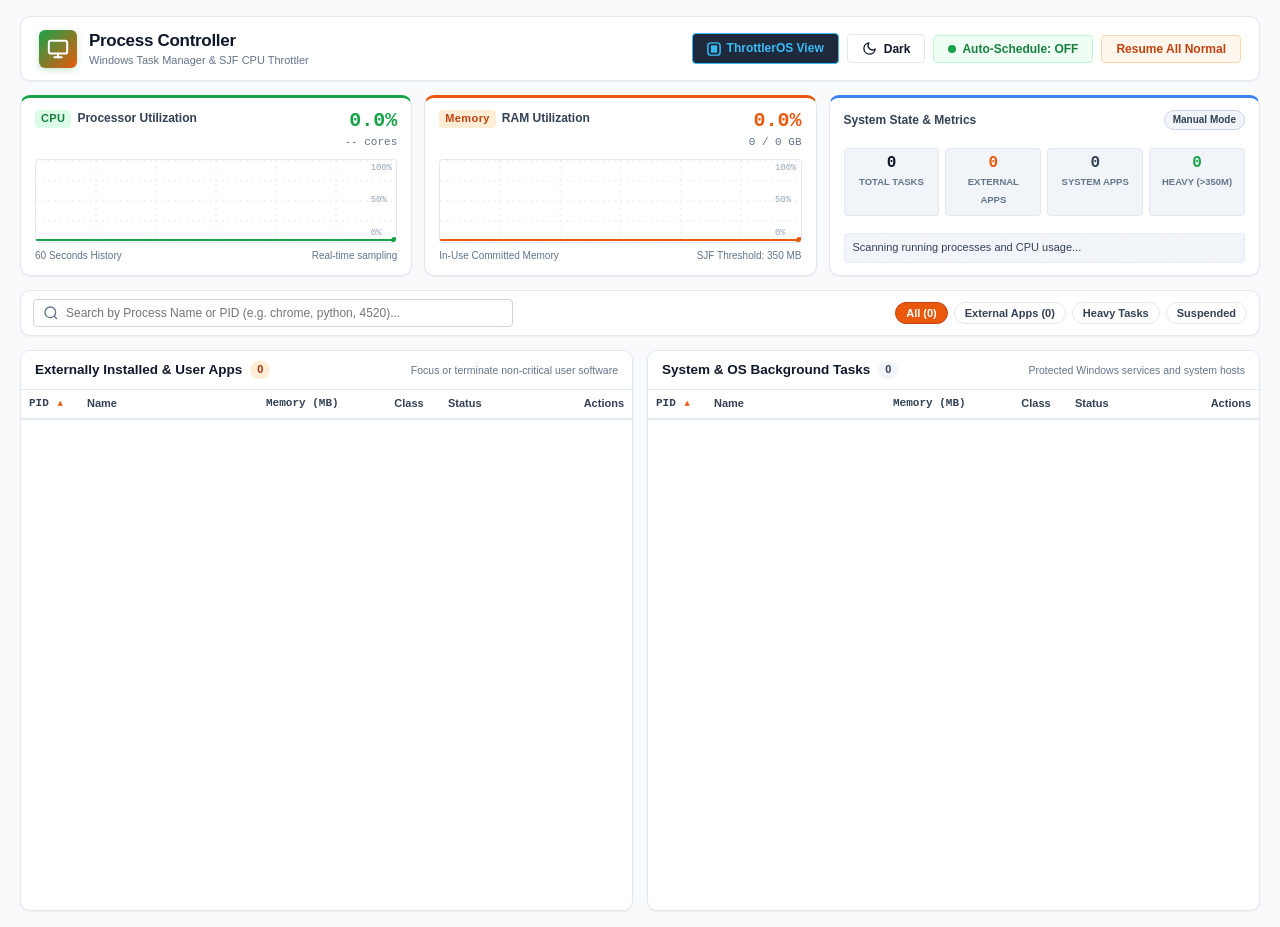
<file: frontend/index.html>
<!DOCTYPE html>
<html lang="en">

<head>
    <meta charset="UTF-8">
    <meta name="viewport" content="width=device-width, initial-scale=1.0">
    <title>Task Manager • Process Controller & SJF Throttler</title>
    <script>
        (function () {
            const savedTheme = localStorage.getItem('sysmin_theme') ||
                (window.matchMedia && window.matchMedia('(prefers-color-scheme: dark)').matches ? 'dark' : 'light');
            document.documentElement.setAttribute('data-theme', savedTheme);
        })();
    </script>
    <link rel="stylesheet" href="style.css">
</head>

<body>
    <div class="app-container">
        <!-- Top App Navigation / Header -->
        <header class="app-header">
            <div class="brand-section">
                <div class="brand-icon">
                    <svg width="22" height="22" viewBox="0 0 24 24" fill="none" stroke="currentColor" stroke-width="2.2" stroke-linecap="round" stroke-linejoin="round">
                        <rect x="2" y="3" width="20" height="14" rx="2" ry="2"></rect>
                        <line x1="8" y1="21" x2="16" y2="21"></line>
                        <line x1="12" y1="17" x2="12" y2="21"></line>
                    </svg>
                </div>
                <div>
                    <div class="brand-title-row">
                        <h1>Process Controller</h1>
                    </div>
                    <p class="subtitle">Windows Task Manager & SJF CPU Throttler</p>
                </div>
            </div>

            <div class="header-actions">
                <a href="/" class="btn" style="text-decoration:none; background: #1e293b; border: 1px solid #38bdf8; color: #38bdf8; font-weight:600; display:inline-flex; align-items:center; gap:6px;">
                    <svg width="14" height="14" viewBox="0 0 24 24" fill="none" stroke="currentColor" stroke-width="2.5"><rect x="1.5" y="1.5" width="21" height="21" rx="5"/><rect x="8" y="7" width="2.6" height="10" fill="currentColor"/><rect x="13.4" y="7" width="2.6" height="10" fill="currentColor"/></svg>
                    ThrottlerOS View
                </a>
                <button id="themeToggleBtn" class="btn btn-theme" onclick="toggleTheme()" title="Switch between Light and Dark mode" aria-label="Toggle Theme">
                    <svg id="themeIconSun" class="theme-icon" width="15" height="15" viewBox="0 0 24 24" fill="none" stroke="currentColor" stroke-width="2.2" stroke-linecap="round" stroke-linejoin="round">
                        <circle cx="12" cy="12" r="5"></circle>
                        <line x1="12" y1="1" x2="12" y2="3"></line>
                        <line x1="12" y1="21" x2="12" y2="23"></line>
                        <line x1="4.22" y1="4.22" x2="5.64" y2="5.64"></line>
                        <line x1="18.36" y1="18.36" x2="19.78" y2="19.78"></line>
                        <line x1="1" y1="12" x2="3" y2="12"></line>
                        <line x1="21" y1="12" x2="23" y2="12"></line>
                        <line x1="4.22" y1="19.78" x2="5.64" y2="18.36"></line>
                        <line x1="18.36" y1="5.64" x2="19.78" y2="4.22"></line>
                    </svg>
                    <svg id="themeIconMoon" class="theme-icon" width="15" height="15" viewBox="0 0 24 24" fill="none" stroke="currentColor" stroke-width="2.2" stroke-linecap="round" stroke-linejoin="round" style="display:none;">
                        <path d="M21 12.79A9 9 0 1 1 11.21 3 7 7 0 0 0 21 12.79z"></path>
                    </svg>
                    <span id="themeToggleText">Theme</span>
                </button>
                <button id="autoBtn" class="btn btn-auto" onclick="toggleAuto()">
                    <span class="btn-indicator"></span>
                    <span id="autoBtnText">Auto-Schedule: OFF</span>
                </button>
                <button class="btn btn-danger" onclick="resumeAll()">Resume All Normal</button>
            </div>
        </header>

        <!-- Real-Time Task Manager Performance Dashboard -->
        <section class="performance-section">
            <!-- CPU Performance Card -->
            <div class="perf-card perf-cpu">
                <div class="perf-card-header">
                    <div class="perf-title-group">
                        <span class="perf-badge badge-cpu">CPU</span>
                        <span class="perf-name">Processor Utilization</span>
                    </div>
                    <div class="perf-value-group">
                        <span id="cpuPercentVal" class="perf-main-val">0.0%</span>
                        <span id="cpuSubVal" class="perf-sub-val">-- cores</span>
                    </div>
                </div>
                <div class="graph-wrapper">
                    <canvas id="cpuGraphCanvas" width="460" height="96"></canvas>
                    <div class="graph-axis-grid">
                        <span>100%</span>
                        <span>50%</span>
                        <span>0%</span>
                    </div>
                </div>
                <div class="perf-footer">
                    <span>60 Seconds History</span>
                    <span id="cpuThreadsVal">Real-time sampling</span>
                </div>
            </div>

            <!-- Memory Performance Card -->
            <div class="perf-card perf-mem">
                <div class="perf-card-header">
                    <div class="perf-title-group">
                        <span class="perf-badge badge-mem">Memory</span>
                        <span class="perf-name">RAM Utilization</span>
                    </div>
                    <div class="perf-value-group">
                        <span id="memPercentVal" class="perf-main-val">0.0%</span>
                        <span id="memSubVal" class="perf-sub-val">0 / 0 GB</span>
                    </div>
                </div>
                <div class="graph-wrapper">
                    <canvas id="memGraphCanvas" width="460" height="96"></canvas>
                    <div class="graph-axis-grid">
                        <span>100%</span>
                        <span>50%</span>
                        <span>0%</span>
                    </div>
                </div>
                <div class="perf-footer">
                    <span>In-Use Committed Memory</span>
                    <span id="memThrottlingVal">SJF Threshold: 350 MB</span>
                </div>
            </div>

            <!-- System Overview / Mode Status Card -->
            <div class="perf-card perf-summary">
                <div class="summary-top">
                    <span class="summary-label">System State & Metrics</span>
                    <span id="statusBannerPill" class="status-pill status-pill-manual">Manual Mode</span>
                </div>
                
                <div class="summary-stat-grid">
                    <div class="stat-box">
                        <span class="stat-number" id="statTotalProc">0</span>
                        <span class="stat-caption">Total Tasks</span>
                    </div>
                    <div class="stat-box">
                        <span class="stat-number stat-ext" id="statExternalProc">0</span>
                        <span class="stat-caption">External Apps</span>
                    </div>
                    <div class="stat-box">
                        <span class="stat-number stat-sys" id="statSystemProc">0</span>
                        <span class="stat-caption">System Apps</span>
                    </div>
                    <div class="stat-box">
                        <span class="stat-number stat-sjf" id="statHeavyProc">0</span>
                        <span class="stat-caption">Heavy (>350M)</span>
                    </div>
                </div>

                <div id="statusBanner" class="status-description">
                    Scanning running processes and CPU usage...
                </div>
            </div>
        </section>

        <!-- Compact Search & Filtering Toolbar -->
        <div class="toolbar">
            <div class="search-box">
                <svg class="search-icon" width="16" height="16" viewBox="0 0 24 24" fill="none" stroke="currentColor" stroke-width="2">
                    <circle cx="11" cy="11" r="8"></circle>
                    <line x1="21" y1="21" x2="16.65" y2="16.65"></line>
                </svg>
                <input type="text" id="searchInput" class="search-input"
                    placeholder="Search by Process Name or PID (e.g. chrome, python, 4520)..." oninput="handleSearch()" />
                <button id="clearSearchBtn" class="btn-clear" onclick="clearSearch()" style="display: none;">✕</button>
            </div>

            <div class="filter-pills">
                <button class="pill-btn active" data-filter="all" onclick="setQuickFilter('all')">All (<span id="matchedCount">0</span>)</button>
                <button class="pill-btn" data-filter="external" onclick="setQuickFilter('external')">External Apps (<span id="externalCount">0</span>)</button>
                <button class="pill-btn" data-filter="heavy" onclick="setQuickFilter('heavy')">Heavy Tasks</button>
                <button class="pill-btn" data-filter="suspended" onclick="setQuickFilter('suspended')">Suspended</button>
            </div>
        </div>

        <!-- Task Manager Compact Process Grid -->
        <main class="split-grid">
            <!-- Left Panel: External Apps -->
            <section class="column-card column-external">
                <div class="column-header">
                    <div class="column-title">
                        <h2>Externally Installed & User Apps</h2>
                        <span id="externalSectionCount" class="count-badge count-external">0</span>
                    </div>
                    <span class="column-hint">Focus or terminate non-critical user software</span>
                </div>
                <div class="table-container">
                    <table class="tm-table">
                        <thead>
                            <tr>
                                <th class="col-pid" onclick="sortTable('pid')">PID <span class="sort-icon" id="sort-pid">▲</span></th>
                                <th class="col-name" onclick="sortTable('name')">Name <span class="sort-icon" id="sort-name"></span></th>
                                <th class="col-mem" onclick="sortTable('memory_mb')">Memory (MB) <span class="sort-icon" id="sort-mem"></span></th>
                                <th class="col-class">Class</th>
                                <th class="col-status">Status</th>
                                <th class="col-action">Actions</th>
                            </tr>
                        </thead>
                        <tbody id="externalAppsBody"></tbody>
                    </table>
                </div>
            </section>

            <!-- Right Panel: System Background Tasks -->
            <section class="column-card column-system">
                <div class="column-header">
                    <div class="column-title">
                        <h2>System & OS Background Tasks</h2>
                        <span id="systemSectionCount" class="count-badge count-system">0</span>
                    </div>
                    <span class="column-hint">Protected Windows services and system hosts</span>
                </div>
                <div class="table-container">
                    <table class="tm-table">
                        <thead>
                            <tr>
                                <th class="col-pid" onclick="sortTable('pid')">PID <span class="sort-icon" id="sort-sys-pid">▲</span></th>
                                <th class="col-name" onclick="sortTable('name')">Name <span class="sort-icon" id="sort-sys-name"></span></th>
                                <th class="col-mem" onclick="sortTable('memory_mb')">Memory (MB) <span class="sort-icon" id="sort-sys-mem"></span></th>
                                <th class="col-class">Class</th>
                                <th class="col-status">Status</th>
                                <th class="col-action">Actions</th>
                            </tr>
                        </thead>
                        <tbody id="systemAppsBody"></tbody>
                    </table>
                </div>
            </section>
        </main>
    </div>

    <script>
        // Ensure API_BASE_URL points to the local backend server when opened directly via file://
        if (typeof window !== 'undefined' && !window.API_BASE_URL) {
            if (window.location.protocol === 'file:' || (window.location.port && window.location.port !== '8000')) {
                window.API_BASE_URL = 'http://127.0.0.1:8000';
            }
        }
    </script>
    <script src="app.js"></script>
</body>

</html>
</file>
<file: frontend/style.css>
/* ==========================================================================
   Task Manager Theme: White, Green & Orange
   High-density, impactful Windows Task Manager design
   ========================================================================== */

:root {
    /* Base Colors */
    --bg-app: #f8fafc;
    --bg-card: #ffffff;
    --bg-card-subtle: #f1f5f9;
    --border-color: #e2e8f0;
    --border-strong: #cbd5e1;

    /* Text Colors */
    --text-primary: #0f172a;
    --text-secondary: #334155;
    --text-muted: #64748b;
    --text-faint: #94a3b8;

    /* Green Palette (Primary, CPU, Safe/Short Tasks, Active Auto) */
    --green-50: #f0fdf4;
    --green-100: #dcfce7;
    --green-200: #bbf7d0;
    --green-500: #22c55e;
    --green-600: #16a34a;
    --green-700: #15803d;
    --green-800: #166534;

    /* Orange Palette (Memory, Heavy Tasks, Warnings, Focused Task) */
    --orange-50: #fff7ed;
    --orange-100: #ffedd5;
    --orange-200: #fed7aa;
    --orange-500: #f97316;
    --orange-600: #ea580c;
    --orange-700: #c2410c;
    --orange-800: #9a3412;

    /* Red / Danger (End Task) */
    --red-50: #fef2f2;
    --red-600: #dc2626;
    --red-700: #b91c1c;

    /* Shadows & Radii */
    --shadow-sm: 0 1px 2px 0 rgba(0, 0, 0, 0.05);
    --shadow-md: 0 4px 6px -1px rgba(0, 0, 0, 0.07), 0 2px 4px -2px rgba(0, 0, 0, 0.05);
    --radius-sm: 4px;
    --radius-md: 6px;
    --radius-lg: 10px;
}

[data-theme="dark"] {
    /* Dark Base Colors (High-contrast slate/zinc dark palette) */
    --bg-app: #0b0f19;
    --bg-card: #151d2f;
    --bg-card-subtle: #1e293b;
    --border-color: #27354f;
    --border-strong: #3b4f74;

    /* Text Colors */
    --text-primary: #f8fafc;
    --text-secondary: #cbd5e1;
    --text-muted: #94a3b8;
    --text-faint: #64748b;

    /* Green Palette */
    --green-50: rgba(34, 197, 94, 0.12);
    --green-100: rgba(34, 197, 94, 0.22);
    --green-200: rgba(34, 197, 94, 0.35);
    --green-500: #22c55e;
    --green-600: #16a34a;
    --green-700: #22c55e;
    --green-800: #4ade80;

    /* Orange Palette */
    --orange-50: rgba(249, 115, 22, 0.14);
    --orange-100: rgba(249, 115, 22, 0.24);
    --orange-200: rgba(249, 115, 22, 0.38);
    --orange-500: #f97316;
    --orange-600: #ea580c;
    --orange-700: #fb923c;
    --orange-800: #fdba74;

    /* Red / Danger */
    --red-50: rgba(239, 68, 68, 0.14);
    --red-600: #ef4444;
    --red-700: #f87171;

    /* Shadows & Radii */
    --shadow-sm: 0 1px 3px 0 rgba(0, 0, 0, 0.4);
    --shadow-md: 0 4px 6px -1px rgba(0, 0, 0, 0.5), 0 2px 4px -2px rgba(0, 0, 0, 0.4);
}

* {
    box-sizing: border-box;
    margin: 0;
    padding: 0;
}

body {
    background-color: var(--bg-app);
    color: var(--text-primary);
    font-family: -apple-system, BlinkMacSystemFont, "Segoe UI", Roboto, Helvetica, Arial, sans-serif;
    font-size: 13px;
    line-height: 1.4;
    padding: 16px 20px;
    -webkit-font-smoothing: antialiased;
}

.app-container {
    max-width: 1680px;
    margin: 0 auto;
    display: flex;
    flex-direction: column;
    gap: 14px;
}

/* ==========================================================================
   Header & Action Bar
   ========================================================================== */
.app-header {
    background: var(--bg-card);
    border: 1px solid var(--border-color);
    border-radius: var(--radius-lg);
    padding: 12px 18px;
    display: flex;
    justify-content: space-between;
    align-items: center;
    box-shadow: var(--shadow-sm);
}

.brand-section {
    display: flex;
    align-items: center;
    gap: 12px;
}

.brand-icon {
    width: 38px;
    height: 38px;
    background: linear-gradient(135deg, var(--green-600), var(--orange-600));
    color: #ffffff;
    border-radius: var(--radius-md);
    display: flex;
    align-items: center;
    justify-content: center;
    box-shadow: 0 2px 6px rgba(22, 163, 74, 0.25);
}

.brand-title-row {
    display: flex;
    align-items: center;
    gap: 8px;
}

.brand-title-row h1 {
    font-size: 17px;
    font-weight: 700;
    color: var(--text-primary);
    letter-spacing: -0.3px;
}

.subtitle {
    font-size: 11px;
    color: var(--text-muted);
    font-weight: 500;
}

.badge {
    font-size: 10px;
    font-weight: 700;
    padding: 2px 7px;
    border-radius: 9999px;
    display: inline-flex;
    align-items: center;
    gap: 4px;
    text-transform: uppercase;
    letter-spacing: 0.3px;
}

.badge-privacy {
    background: var(--green-50);
    color: var(--green-700);
    border: 1px solid var(--green-200);
}

.badge-live {
    background: var(--orange-50);
    color: var(--orange-700);
    border: 1px solid var(--orange-200);
}

.pulse-dot {
    width: 6px;
    height: 6px;
    background-color: var(--orange-500);
    border-radius: 50%;
    display: inline-block;
    animation: livePulse 1.8s infinite ease-in-out;
}

@keyframes livePulse {
    0%, 100% { opacity: 1; transform: scale(1); }
    50% { opacity: 0.3; transform: scale(0.8); }
}

.header-actions {
    display: flex;
    gap: 8px;
    align-items: center;
}

/* Button Styles */
.btn {
    font-size: 12px;
    font-weight: 600;
    padding: 6px 14px;
    border-radius: var(--radius-sm);
    border: 1px solid var(--border-strong);
    background: var(--bg-card);
    color: var(--text-secondary);
    cursor: pointer;
    display: inline-flex;
    align-items: center;
    gap: 6px;
    transition: all 0.15s ease;
    white-space: nowrap;
}

.btn:hover:not(:disabled) {
    background: var(--bg-card-subtle);
    border-color: var(--text-faint);
}

.btn-theme {
    background: var(--bg-card);
    border: 1px solid var(--border-color);
    color: var(--text-primary);
    display: inline-flex;
    align-items: center;
    gap: 7px;
    font-weight: 600;
    cursor: pointer;
    transition: all 0.15s ease;
}

.btn-theme:hover {
    background: var(--bg-card-subtle);
    border-color: var(--border-strong);
}

.theme-icon {
    display: inline-block;
    vertical-align: middle;
}

.btn-auto {
    background: var(--green-50);
    color: var(--green-700);
    border-color: var(--green-200);
}

.btn-auto:hover:not(:disabled) {
    background: var(--green-100);
    border-color: var(--green-500);
}

.btn-auto.active {
    background: var(--green-600);
    color: #ffffff;
    border-color: var(--green-700);
    box-shadow: 0 2px 5px rgba(22, 163, 74, 0.3);
}

.btn-auto .btn-indicator {
    width: 8px;
    height: 8px;
    border-radius: 50%;
    background: var(--green-600);
    display: inline-block;
}

.btn-auto.active .btn-indicator {
    background: #ffffff;
}

.btn-danger {
    background: var(--orange-50);
    color: var(--orange-700);
    border-color: var(--orange-200);
}

.btn-danger:hover:not(:disabled) {
    background: var(--orange-600);
    color: #ffffff;
    border-color: var(--orange-700);
}

/* ==========================================================================
   Real-Time Task Manager Performance Dashboard (CPU, RAM, System Stats)
   ========================================================================== */
.performance-section {
    display: grid;
    grid-template-columns: 1fr 1fr 1.1fr;
    gap: 12px;
}

@media (max-width: 1100px) {
    .performance-section {
        grid-template-columns: 1fr;
    }
}

.perf-card {
    background: var(--bg-card);
    border: 1px solid var(--border-color);
    border-radius: var(--radius-lg);
    padding: 12px 14px;
    box-shadow: var(--shadow-sm);
    display: flex;
    flex-direction: column;
    justify-content: space-between;
    position: relative;
    overflow: hidden;
}

.perf-card.perf-cpu {
    border-top: 3px solid var(--green-600);
}

.perf-card.perf-mem {
    border-top: 3px solid var(--orange-600);
}

.perf-card.perf-summary {
    border-top: 3px solid #3b82f6;
}

.perf-card-header {
    display: flex;
    justify-content: space-between;
    align-items: flex-start;
    margin-bottom: 8px;
}

.perf-title-group {
    display: flex;
    align-items: center;
    gap: 6px;
}

.perf-badge {
    font-size: 11px;
    font-weight: 800;
    padding: 1px 6px;
    border-radius: var(--radius-sm);
    letter-spacing: 0.4px;
}

.badge-cpu {
    background: var(--green-100);
    color: var(--green-700);
}

.badge-mem {
    background: var(--orange-100);
    color: var(--orange-700);
}

.perf-name {
    font-size: 12px;
    font-weight: 600;
    color: var(--text-secondary);
}

.perf-value-group {
    text-align: right;
}

.perf-main-val {
    font-size: 20px;
    font-weight: 800;
    font-family: ui-monospace, SFMono-Regular, "Segoe UI Monospace", Consolas, monospace;
    display: block;
    line-height: 1.1;
}

.perf-cpu .perf-main-val {
    color: var(--green-600);
}

.perf-mem .perf-main-val {
    color: var(--orange-600);
}

.perf-sub-val {
    font-size: 11px;
    color: var(--text-muted);
    font-family: ui-monospace, SFMono-Regular, Consolas, monospace;
}

/* Canvas Graph Wrapper */
.graph-wrapper {
    position: relative;
    width: 100%;
    height: 84px;
    background: #fbfdff;
    border: 1px solid var(--border-color);
    border-radius: var(--radius-sm);
    margin-bottom: 6px;
    overflow: hidden;
}

.graph-wrapper canvas {
    display: block;
    width: 100%;
    height: 100%;
}

.graph-axis-grid {
    position: absolute;
    right: 4px;
    top: 2px;
    bottom: 2px;
    display: flex;
    flex-direction: column;
    justify-content: space-between;
    pointer-events: none;
    font-size: 9px;
    font-family: ui-monospace, SFMono-Regular, Consolas, monospace;
    color: var(--text-faint);
    text-shadow: 0 0 2px #ffffff;
}

.perf-footer {
    display: flex;
    justify-content: space-between;
    font-size: 10px;
    color: var(--text-muted);
    font-weight: 500;
}

/* Summary Card */
.summary-top {
    display: flex;
    justify-content: space-between;
    align-items: center;
    margin-bottom: 8px;
}

.summary-label {
    font-size: 12px;
    font-weight: 700;
    color: var(--text-secondary);
}

.status-pill {
    font-size: 10px;
    font-weight: 700;
    padding: 2px 8px;
    border-radius: 9999px;
}

.status-pill-manual {
    background: var(--bg-card-subtle);
    color: var(--text-secondary);
    border: 1px solid var(--border-strong);
}

.status-pill-auto {
    background: var(--green-100);
    color: var(--green-800);
    border: 1px solid var(--green-500);
}

.status-pill-focus {
    background: var(--orange-100);
    color: var(--orange-800);
    border: 1px solid var(--orange-500);
}

.summary-stat-grid {
    display: grid;
    grid-template-columns: repeat(4, 1fr);
    gap: 6px;
    margin-bottom: 8px;
}

.stat-box {
    background: var(--bg-card-subtle);
    border: 1px solid var(--border-color);
    border-radius: var(--radius-sm);
    padding: 6px 8px;
    text-align: center;
}

.stat-number {
    font-size: 16px;
    font-weight: 800;
    display: block;
    font-family: ui-monospace, SFMono-Regular, Consolas, monospace;
    line-height: 1.1;
    color: var(--text-primary);
}

.stat-number.stat-ext {
    color: var(--orange-600);
}

.stat-number.stat-sys {
    color: var(--text-secondary);
}

.stat-number.stat-sjf {
    color: var(--green-600);
}

.stat-caption {
    font-size: 9.5px;
    color: var(--text-muted);
    font-weight: 600;
    text-transform: uppercase;
}

.status-description {
    background: var(--bg-card-subtle);
    border: 1px dashed var(--border-color);
    border-radius: var(--radius-sm);
    padding: 6px 8px;
    font-size: 11px;
    color: var(--text-secondary);
    min-height: 28px;
    display: flex;
    align-items: center;
}

/* ==========================================================================
   Toolbar (Search & Quick Filter Pills)
   ========================================================================== */
.toolbar {
    background: var(--bg-card);
    border: 1px solid var(--border-color);
    border-radius: var(--radius-lg);
    padding: 8px 12px;
    display: flex;
    justify-content: space-between;
    align-items: center;
    gap: 12px;
    box-shadow: var(--shadow-sm);
}

.search-box {
    position: relative;
    flex: 1;
    max-width: 480px;
    display: flex;
    align-items: center;
}

.search-icon {
    position: absolute;
    left: 10px;
    color: var(--text-muted);
    pointer-events: none;
}

.search-input {
    width: 100%;
    padding: 6px 30px 6px 32px;
    font-size: 12px;
    border: 1px solid var(--border-strong);
    border-radius: var(--radius-sm);
    background: var(--bg-card);
    color: var(--text-primary);
    outline: none;
    transition: all 0.15s ease;
}

.search-input:focus {
    border-color: var(--green-600);
    box-shadow: 0 0 0 2px var(--green-100);
}

.btn-clear {
    position: absolute;
    right: 8px;
    background: none;
    border: none;
    color: var(--text-muted);
    cursor: pointer;
    font-size: 11px;
    padding: 2px 4px;
}

.filter-pills {
    display: flex;
    gap: 6px;
}

.pill-btn {
    font-size: 11px;
    font-weight: 600;
    padding: 4px 10px;
    border-radius: 9999px;
    border: 1px solid var(--border-color);
    background: var(--bg-card);
    color: var(--text-secondary);
    cursor: pointer;
    transition: all 0.15s ease;
}

.pill-btn:hover {
    background: var(--bg-card-subtle);
}

.pill-btn.active {
    background: var(--orange-600);
    color: #ffffff;
    border-color: var(--orange-700);
}

/* ==========================================================================
   Compact Split Process Tables (Task Manager Style)
   ========================================================================== */
.split-grid {
    display: grid;
    grid-template-columns: 1fr 1fr;
    gap: 14px;
}

@media (max-width: 1000px) {
    .split-grid {
        grid-template-columns: 1fr;
    }
}

.column-card {
    background: var(--bg-card);
    border: 1px solid var(--border-color);
    border-radius: var(--radius-lg);
    box-shadow: var(--shadow-sm);
    overflow: hidden;
    display: flex;
    flex-direction: column;
}

.column-header {
    padding: 10px 14px;
    background: var(--bg-card);
    border-bottom: 1px solid var(--border-color);
    display: flex;
    justify-content: space-between;
    align-items: center;
}

.column-title {
    display: flex;
    align-items: center;
    gap: 8px;
}

.column-title h2 {
    font-size: 13.5px;
    font-weight: 700;
    color: var(--text-primary);
}

.count-badge {
    font-size: 11px;
    font-weight: 700;
    padding: 1px 7px;
    border-radius: 9999px;
}

.count-external {
    background: var(--orange-100);
    color: var(--orange-800);
}

.count-system {
    background: var(--bg-card-subtle);
    color: var(--text-secondary);
}

.column-hint {
    font-size: 10.5px;
    color: var(--text-muted);
}

/* Table Container & Scroll */
.table-container {
    height: 520px;
    overflow-y: auto;
    overflow-x: hidden;
    position: relative;
}

.tm-table {
    width: 100%;
    border-collapse: collapse;
    font-size: 11.5px;
    text-align: left;
}

/* Sticky Task Manager Header */
.tm-table thead th {
    position: sticky;
    top: 0;
    background: var(--bg-card);
    z-index: 10;
    padding: 6px 8px;
    font-size: 11px;
    font-weight: 700;
    color: var(--text-secondary);
    border-bottom: 2px solid var(--border-color);
    cursor: pointer;
    user-select: none;
    white-space: nowrap;
}

.tm-table thead th:hover {
    background: var(--bg-card-subtle);
    color: var(--green-700);
}

.sort-icon {
    font-size: 9px;
    margin-left: 2px;
    color: var(--orange-600);
}

/* Table Rows & Cells (High Density) */
.tm-table tbody tr {
    border-bottom: 1px solid var(--border-color);
    transition: background 0.1s ease;
}

.tm-table tbody tr:hover {
    background: var(--bg-card-subtle);
}

.tm-table tbody tr.row-focused {
    background: var(--orange-50) !important;
    border-left: 3px solid var(--orange-600);
}

.tm-table td {
    padding: 4px 8px;
    vertical-align: middle;
}

/* Specific Columns */
.col-pid {
    width: 58px;
    font-family: ui-monospace, SFMono-Regular, Consolas, monospace;
    font-size: 10.5px;
    color: var(--text-muted);
}

.col-name {
    min-width: 140px;
    max-width: 320px;
    white-space: nowrap;
    overflow: hidden;
    text-overflow: ellipsis;
    font-weight: 600;
    color: var(--text-primary);
}

.col-mem {
    width: 120px;
    font-family: ui-monospace, SFMono-Regular, Consolas, monospace;
    font-size: 11px;
    white-space: nowrap;
}

.mem-cell-wrap {
    display: flex;
    flex-direction: column;
    gap: 2px;
}

.mem-text {
    font-weight: 600;
}

.mem-mini-bar {
    width: 100%;
    height: 3px;
    background: #e2e8f0;
    border-radius: 2px;
    overflow: hidden;
}

.mem-mini-fill {
    height: 100%;
    background: var(--green-500);
    border-radius: 2px;
}

.mem-mini-fill.heavy {
    background: var(--orange-500);
}

.col-class {
    width: 62px;
    text-align: center;
}

/* Badges for Classification */
.badge-short {
    background: var(--green-50);
    color: var(--green-700);
    border: 1px solid var(--green-200);
    font-size: 9px;
    font-weight: 700;
    padding: 1px 5px;
    border-radius: var(--radius-sm);
}

.badge-heavy {
    background: var(--orange-50);
    color: var(--orange-700);
    border: 1px solid var(--orange-200);
    font-size: 9px;
    font-weight: 700;
    padding: 1px 5px;
    border-radius: var(--radius-sm);
}

.col-status {
    width: 82px;
    font-size: 10.5px;
    font-weight: 600;
    white-space: nowrap;
}

.state-running {
    color: var(--green-600);
}

.state-suspended {
    color: var(--orange-600);
}

.col-action {
    width: 110px;
    text-align: right;
    white-space: nowrap;
}

.row-actions {
    display: inline-flex;
    gap: 4px;
}

/* Row Action Buttons */
.btn-row {
    font-size: 10.5px;
    font-weight: 600;
    padding: 2px 7px;
    border-radius: var(--radius-sm);
    cursor: pointer;
    border: 1px solid var(--border-strong);
    background: var(--bg-card);
    color: var(--text-secondary);
    transition: all 0.12s ease;
}

.btn-row:hover:not(:disabled) {
    background: var(--bg-card-subtle);
}

.btn-freeze {
    border-color: #38bdf8;
    background: rgba(56, 189, 248, 0.1);
    color: #0284c7;
    font-weight: 500;
}

.btn-freeze:hover:not(:disabled) {
    background: #0284c7;
    color: #ffffff;
    border-color: #0284c7;
}

.btn-resume {
    border-color: #38bdf8;
    background: #38bdf8;
    color: #04121c;
    font-weight: 600;
}

.btn-resume:hover:not(:disabled) {
    background: #7dd3fc;
    border-color: #7dd3fc;
}

.btn-disabled {
    opacity: 0.4;
    cursor: not-allowed;
    background: var(--bg-card-subtle);
    border-color: var(--border-color);
}

.btn-focus {
    border-color: var(--orange-200);
    color: var(--orange-700);
}

.btn-focus:hover:not(:disabled) {
    background: var(--orange-600);
    color: #ffffff;
    border-color: var(--orange-700);
}

.btn-focus.active {
    background: var(--orange-600);
    color: #ffffff;
    border-color: var(--orange-700);
    font-weight: 600;
    box-shadow: 0 0 0 2px rgba(234, 88, 12, 0.25);
}

.btn-focus.active:hover {
    background: var(--orange-700);
    border-color: var(--orange-800);
}

.btn-kill {
    border-color: #fecaca;
    color: var(--red-600);
}

.btn-kill:hover:not(:disabled) {
    background: var(--red-600);
    color: #ffffff;
    border-color: var(--red-700);
}

.btn-kill:disabled {
    opacity: 0.35;
    cursor: not-allowed;
    background: var(--bg-card-subtle);
    border-color: var(--border-color);
    color: var(--text-faint);
}

.empty-row td {
    text-align: center;
    color: var(--text-muted);
    padding: 30px !important;
}
</file>
